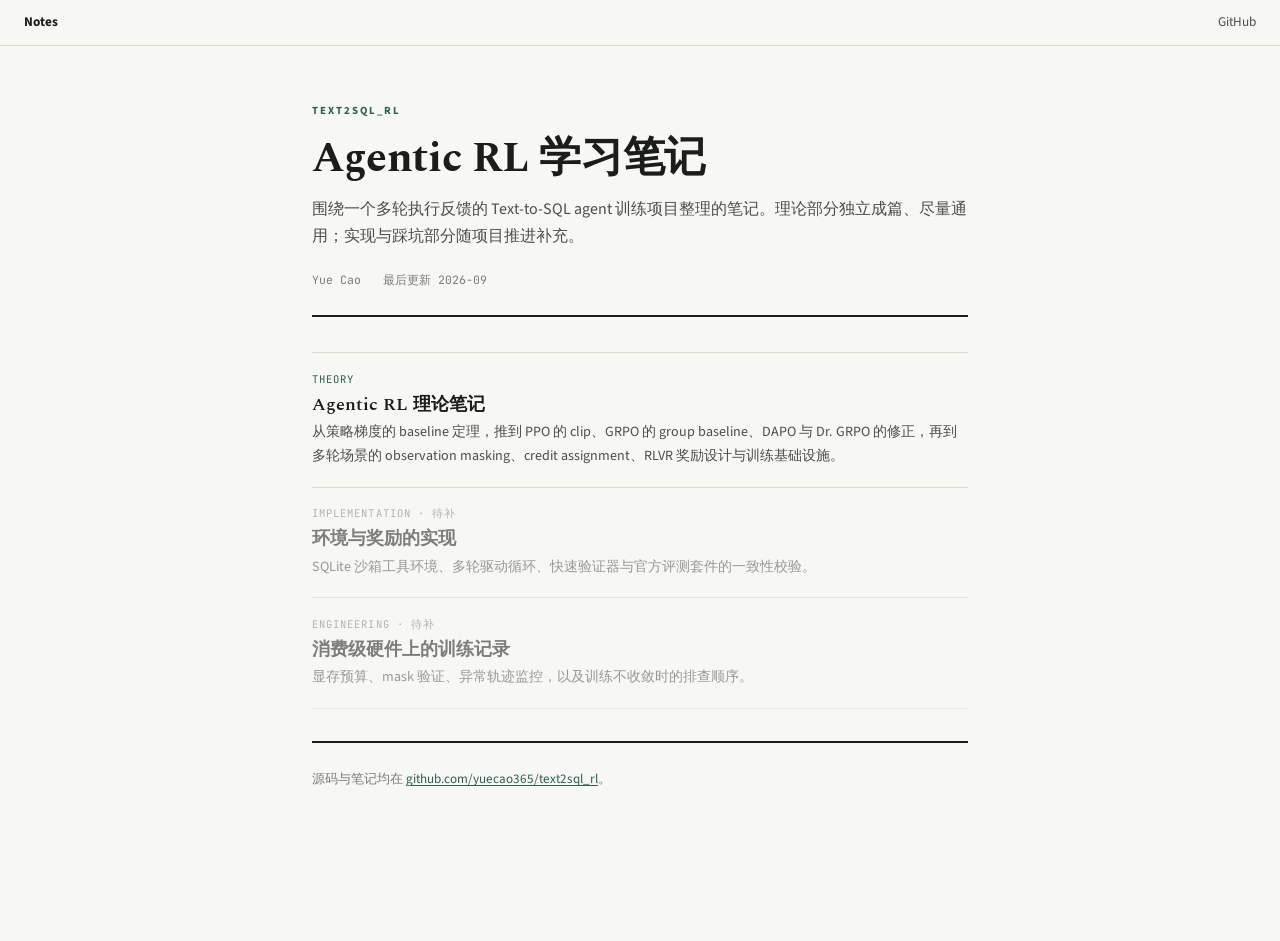
<file: docs/index.html>
<!DOCTYPE html>
<html lang="zh-CN">
<head>
<meta charset="utf-8">
<meta name="viewport" content="width=device-width, initial-scale=1">
<title>Notes — text2sql_rl</title>
<meta name="description" content="Agentic RL 学习笔记：理论推导、实现记录与踩坑总结。">
<link rel="preconnect" href="https://fonts.googleapis.com">
<link rel="preconnect" href="https://fonts.gstatic.com" crossorigin>
<link rel="stylesheet" href="https://fonts.googleapis.com/css2?family=Spectral:ital,wght@0,400;0,600;0,700;1,400&family=Source+Sans+3:wght@400;600;700&family=JetBrains+Mono:wght@400;500&display=swap">
<link rel="stylesheet" href="assets/notes.css?v=5">
</head>
<body>

<div class="topbar"><div class="inner">
  <span class="here">Notes</span>
  <span class="spacer"></span>
  <a href="https://github.com/yuecao365/text2sql_rl">GitHub</a>
</div></div>

<div class="wrap">

<header class="mast">
  <div class="eyebrow">text2sql_rl</div>
  <h1>Agentic RL 学习笔记</h1>
  <p class="dek">围绕一个多轮执行反馈的 Text-to-SQL agent 训练项目整理的笔记。理论部分独立成篇、尽量通用；实现与踩坑部分随项目推进补充。</p>
  <div class="meta">
    <span>Yue Cao</span>
    <span>最后更新 2026-09</span>
  </div>
</header>

<div class="cards">
  <a class="card" href="theory.html">
    <div class="card-k">Theory</div>
    <h3>Agentic RL 理论笔记</h3>
    <p>从策略梯度的 baseline 定理，推到 PPO 的 clip、GRPO 的 group baseline、DAPO 与 Dr. GRPO 的修正，再到多轮场景的 observation masking、credit assignment、RLVR 奖励设计与训练基础设施。</p>
  </a>
  <div class="card soon">
    <div class="card-k">Implementation · 待补</div>
    <h3>环境与奖励的实现</h3>
    <p>SQLite 沙箱工具环境、多轮驱动循环、快速验证器与官方评测套件的一致性校验。</p>
  </div>
  <div class="card soon">
    <div class="card-k">Engineering · 待补</div>
    <h3>消费级硬件上的训练记录</h3>
    <p>显存预算、mask 验证、异常轨迹监控，以及训练不收敛时的排查顺序。</p>
  </div>
</div>

<footer class="site">
  <p>源码与笔记均在 <a href="https://github.com/yuecao365/text2sql_rl">github.com/yuecao365/text2sql_rl</a>。</p>
</footer>

</div>
</body>
</html>
</file>
<file: docs/assets/notes.css>
/* ===========================================================
   Agentic RL Notes — stylesheet
   目标：学术笔记的阅读密度与信息层级，装饰从简。
   布局：正文列在视口中居中；目录浮在左侧空白区，不参与居中计算。
   =========================================================== */

:root{
  --ground:#F7F7F4; --surface:#FFFFFF; --surface-2:#EDEEE8;
  --ink:#1A1D19; --ink-2:#494F47; --ink-3:#787F76;
  --rule:#D8D9CF; --rule-soft:#E6E7DF;
  --accent:#2F5D50;
  --warn:#8F5227;
  --code-bg:#EFF0EA;
  --measure:44rem;          /* ≈704px，中文约 40 字/行 */
  --rail-w:14rem;
  --rail-gap:2.5rem;
}
@media (prefers-color-scheme: dark){
  :root{
    --ground:#15180F; --surface:#1C2017; --surface-2:#232819;
    --ink:#E8EAE0; --ink-2:#A9B0A2; --ink-3:#7A8276;
    --rule:#2E332A; --rule-soft:#252A21;
    --accent:#8CC4AC;
    --warn:#D2955F;
    --code-bg:#1E2318;
  }
}

*{box-sizing:border-box;}
html{scroll-behavior:smooth;}
@media (prefers-reduced-motion:reduce){html{scroll-behavior:auto;}}

body{
  margin:0; background:var(--ground); color:var(--ink);
  font-family:'Source Sans 3','Noto Sans SC',-apple-system,BlinkMacSystemFont,'Segoe UI',sans-serif;
  font-size:17px; line-height:1.7;
  -webkit-text-size-adjust:100%; -webkit-font-smoothing:antialiased;
}

/* ---------- 顶栏 ---------- */
.topbar{border-bottom:1px solid var(--rule); background:var(--ground); position:sticky; top:0; z-index:20;}
/* 顶栏横跨整页，不跟随正文列 */
.topbar .inner{
  max-width:none; margin:0; padding:.7rem 1.5rem;
  display:flex; gap:1.5rem; align-items:baseline; font-size:.83rem;
}
@media (min-width:1360px){
  .topbar .inner{padding:.7rem 2rem;}
}
.topbar a{color:var(--ink-2); text-decoration:none;}
.topbar a:hover{color:var(--accent);}
.topbar .here{font-weight:700; color:var(--ink);}
.topbar .spacer{flex:1;}

/* ---------- 正文列：始终在视口中居中 ---------- */
.shell{display:block;}
.wrap{max-width:var(--measure); margin:0 auto; padding:0 1.5rem 6rem;}
.rail{display:none;}

/* ---------- 左侧目录占一列，正文在剩余区域内居中 ---------- */
@media (min-width:1360px){
  .shell{
    display:grid;
    grid-template-columns:calc(var(--rail-w) + var(--rail-gap)) minmax(0,1fr);
  }
  .rail{
    display:block; grid-column:1;
    position:sticky; top:0; align-self:start;
    max-height:100vh; overflow-y:auto; overscroll-behavior:contain;
    padding:3.6rem 1rem 3rem 2rem;
    font-size:.82rem; scrollbar-width:thin;
  }
  .shell > .wrap{
    grid-column:2;
    max-width:var(--measure); margin:0 auto;   /* 在右侧区域内居中 */
  }
  .toc{display:none;}     /* 有侧栏时隐藏页首内联目录 */
}
.rail .rail-h{
  font-size:.63rem; letter-spacing:.16em; text-transform:uppercase;
  color:var(--ink-3); font-weight:700; margin-bottom:.7rem;
}
.rail ol{list-style:none; margin:0; padding:0; counter-reset:rpart;}
.rail > ol > li{counter-increment:rpart; margin:0 0 .1rem;}
.rail > ol > li > a{
  display:block; padding:.22rem 0 .22rem .6rem;
  color:var(--ink-2); text-decoration:none; line-height:1.3;
  border-left:2px solid transparent; font-weight:600; font-size:.86rem;
}
.rail > ol > li > a::before{
  content:counter(rpart,decimal-leading-zero) "\00a0\00a0";
  font-family:'JetBrains Mono',monospace; font-size:.66rem; font-weight:500; color:var(--ink-3);
}
.rail ul{list-style:none; margin:0 0 .4rem; padding:0;}
.rail ul a{
  display:block; padding:.15rem 0 .15rem 2.05rem;
  color:var(--ink-3); text-decoration:none; font-size:.775rem; line-height:1.3;
  border-left:2px solid transparent;
}
.rail a:hover{color:var(--accent);}
.rail a.active{color:var(--accent); border-left-color:var(--accent); font-weight:700;}
.rail > ol > li > a.active::before{color:var(--accent);}
.rail a:focus-visible{outline:2px solid var(--accent); outline-offset:-2px;}

/* ---------- 报头 ---------- */
.mast{padding:3.5rem 0 1.6rem; border-bottom:2px solid var(--ink); margin-bottom:2.2rem;}
.mast .eyebrow{
  font-size:.68rem; letter-spacing:.18em; text-transform:uppercase;
  color:var(--accent); font-weight:700; margin-bottom:.9rem;
}
h1{
  font-family:'Spectral',Georgia,serif; font-weight:700;
  font-size:clamp(1.95rem,4.5vw,2.6rem); line-height:1.15; letter-spacing:-.01em;
  margin:0 0 .85rem; text-wrap:balance;
}
.mast .dek{font-size:1rem; color:var(--ink-2); margin:0 0 1.2rem;}
.mast .meta{
  font-family:'JetBrains Mono',ui-monospace,monospace; font-size:.72rem;
  color:var(--ink-3); display:flex; flex-wrap:wrap; gap:.3rem 1.4rem;
}

/* ---------- 页首内联目录（窄屏） ---------- */
.toc{border:1px solid var(--rule); padding:1.1rem 1.2rem .9rem; margin:0 0 2.5rem;}
.toc > .toc-title{
  display:block; font-size:.63rem; font-weight:700; letter-spacing:.14em;
  text-transform:uppercase; color:var(--ink-3); margin-bottom:.7rem;
}
.toc ol{list-style:none; margin:0; padding:0; counter-reset:part;}
.toc > ol > li{counter-increment:part; margin-bottom:.35rem;}
.toc > ol > li > a{font-weight:600; color:var(--ink); text-decoration:none; font-size:.95rem;}
.toc > ol > li > a::before{
  content:counter(part,decimal-leading-zero) "\00a0\00a0";
  font-family:'JetBrains Mono',monospace; font-size:.72rem; color:var(--accent);
}
.toc ul{list-style:none; margin:.1rem 0 .7rem; padding-left:2.1rem;
        display:flex; flex-wrap:wrap; gap:0 1rem;}
.toc ul li{font-size:.82rem;}
.toc ul a{color:var(--ink-3); text-decoration:none;}
.toc a:hover{color:var(--accent);}

/* ---------- 章节 ---------- */
section.part{margin-bottom:3.2rem; scroll-margin-top:4rem;}
.part-head{margin-bottom:1.4rem; padding-bottom:.7rem; border-bottom:1px solid var(--rule);}
.part-num{
  font-family:'JetBrains Mono',monospace; font-size:.69rem; font-weight:500;
  letter-spacing:.11em; color:var(--accent); text-transform:uppercase;
}
h2{
  font-family:'Spectral',Georgia,serif; font-weight:700;
  font-size:1.72rem; line-height:1.22; margin:.35rem 0 .4rem; text-wrap:balance;
}
.part-sub{font-size:.85rem; color:var(--ink-3); margin:0;}
/* 主线标记：这一部分在回答哪个问题 */
.thread{
  display:inline-block; margin-top:.5rem;
  font-size:.7rem; color:var(--ink-2);
  border:1px solid var(--rule); border-radius:2px; padding:.1rem .45rem;
}
.thread b{color:var(--accent); font-weight:700;}
h3{
  font-family:'Spectral',Georgia,serif; font-weight:600;
  font-size:1.24rem; line-height:1.3; margin:2rem 0 .6rem;
  text-wrap:balance; scroll-margin-top:4rem;
}
h4{font-weight:700; font-size:.97rem; margin:1.4rem 0 .35rem; color:var(--ink);}
p{margin:0 0 .9rem;}
a{color:var(--accent); text-decoration-thickness:1px; text-underline-offset:2px;}
a:focus-visible{outline:2px solid var(--accent); outline-offset:3px;}
strong{font-weight:700; color:var(--ink);}
ul,ol{margin:0 0 1rem; padding-left:1.35rem;}
li{margin-bottom:.32rem;}
li::marker{color:var(--ink-3);}

/* ---------- 公式 ----------
   display 公式做成独立区块：有底色与边框，并允许比正文列宽，
   宽度上限 = 正文两侧可用空白，避免与侧栏或视口边缘相撞。 */
mjx-container{color:var(--ink);}
mjx-container[display="true"]{
  display:block; box-sizing:border-box;
  margin:1.2rem 0 !important; padding:.9rem 1.2rem;
  background:var(--surface); border:1px solid var(--rule);
  overflow-x:auto; overflow-y:hidden;
  scrollbar-width:thin;
}
/* 单栏居中区间：两侧空白 = (视口 − 正文) / 2 */
@media (min-width:900px) and (max-width:1359px){
  mjx-container[display="true"]{
    --bo:clamp(0px, calc((100vw - var(--measure)) / 2 - 1.5rem), 9rem);
    margin-left:calc(-1 * var(--bo)) !important;
    margin-right:calc(-1 * var(--bo)) !important;
  }
}
/* 侧栏布局区间：两侧空白 = (视口 − 侧栏列 − 正文) / 2 */
@media (min-width:1360px){
  mjx-container[display="true"]{
    --bo:clamp(0px, calc((100vw - var(--rail-w) - var(--rail-gap) - var(--measure)) / 2 - 1.5rem), 9rem);
    margin-left:calc(-1 * var(--bo)) !important;
    margin-right:calc(-1 * var(--bo)) !important;
  }
}

/* ---------- 代码 ---------- */
code{
  font-family:'JetBrains Mono',ui-monospace,monospace; font-size:.83em;
  background:var(--code-bg); padding:.1em .35em; border-radius:2px;
}
pre{
  font-family:'JetBrains Mono',ui-monospace,monospace; font-size:.78rem; line-height:1.7;
  background:var(--code-bg); border:1px solid var(--rule);
  padding:.85rem 1rem; overflow-x:auto; margin:1.1rem 0; color:var(--ink);
}
pre code{background:none; padding:0; font-size:1em;}

/* ---------- 标注块：从简，只用左侧细规则线区分 ---------- */
.box{
  border:1px solid var(--rule); border-left-width:3px; border-left-color:var(--ink-3);
  padding:.85rem 1rem; margin:1.3rem 0; background:transparent;
}
.box > .lbl{
  display:block; font-size:.65rem; font-weight:700; letter-spacing:.13em;
  text-transform:uppercase; color:var(--ink-3); margin-bottom:.35rem;
}
.box.key{border-left-color:var(--accent);}
.box.key > .lbl{color:var(--accent);}
.box.warn{border-left-color:var(--warn);}
.box.warn > .lbl{color:var(--warn);}
.box > *:last-child{margin-bottom:0;}
.box p{margin-bottom:.6rem;}
.box ol,.box ul{margin-bottom:.4rem;}

.lede{
  font-size:.98rem; color:var(--ink-2);
  border-left:2px solid var(--rule); padding-left:1rem; margin:0 0 1.6rem;
}

/* ---------- 表格：保持在正文行宽内，紧凑 ---------- */
.tw{overflow-x:auto; margin:1.2rem 0; border:1px solid var(--rule);}
table{border-collapse:collapse; width:100%; font-size:.85rem; background:transparent;}
th,td{text-align:left; padding:.45rem .7rem; border-bottom:1px solid var(--rule-soft); vertical-align:top;}
thead th{
  background:var(--surface-2); font-size:.66rem; letter-spacing:.08em; text-transform:uppercase;
  color:var(--ink-2); font-weight:700; white-space:nowrap; border-bottom:1px solid var(--rule);
}
tbody tr:last-child td{border-bottom:none;}
td.num{font-family:'JetBrains Mono',monospace; font-variant-numeric:tabular-nums; white-space:nowrap;}

/* ---------- 参考文献 ---------- */
.refs{list-style:none; padding-left:0; counter-reset:ref; font-size:.85rem;}
.refs li{counter-increment:ref; position:relative; padding-left:2.4rem; margin-bottom:.5rem; color:var(--ink-2);}
.refs li::before{
  content:"[" counter(ref) "]"; position:absolute; left:0; top:0;
  font-family:'JetBrains Mono',monospace; font-size:.74rem; color:var(--ink-3);
}

/* ---------- 索引页 ---------- */
.cards{display:flex; flex-direction:column; gap:0; border-top:1px solid var(--rule); margin:2rem 0;}
.card{
  border-bottom:1px solid var(--rule); padding:1.1rem 0;
  text-decoration:none; display:block; color:inherit;
}
.card .card-k{font-family:'JetBrains Mono',monospace; font-size:.66rem; letter-spacing:.1em; text-transform:uppercase; color:var(--accent);}
.card h3{font-size:1.14rem; margin:.25rem 0 .3rem;}
.card p{font-size:.88rem; color:var(--ink-2); margin:0;}
.card:hover h3{color:var(--accent);}
.card.soon{opacity:.55;}
.card.soon .card-k{color:var(--ink-3);}

footer.site{border-top:2px solid var(--ink); padding:1.6rem 0 3rem; font-size:.82rem; color:var(--ink-3);}
footer.site p{margin:0 0 .4rem;}
</file>
